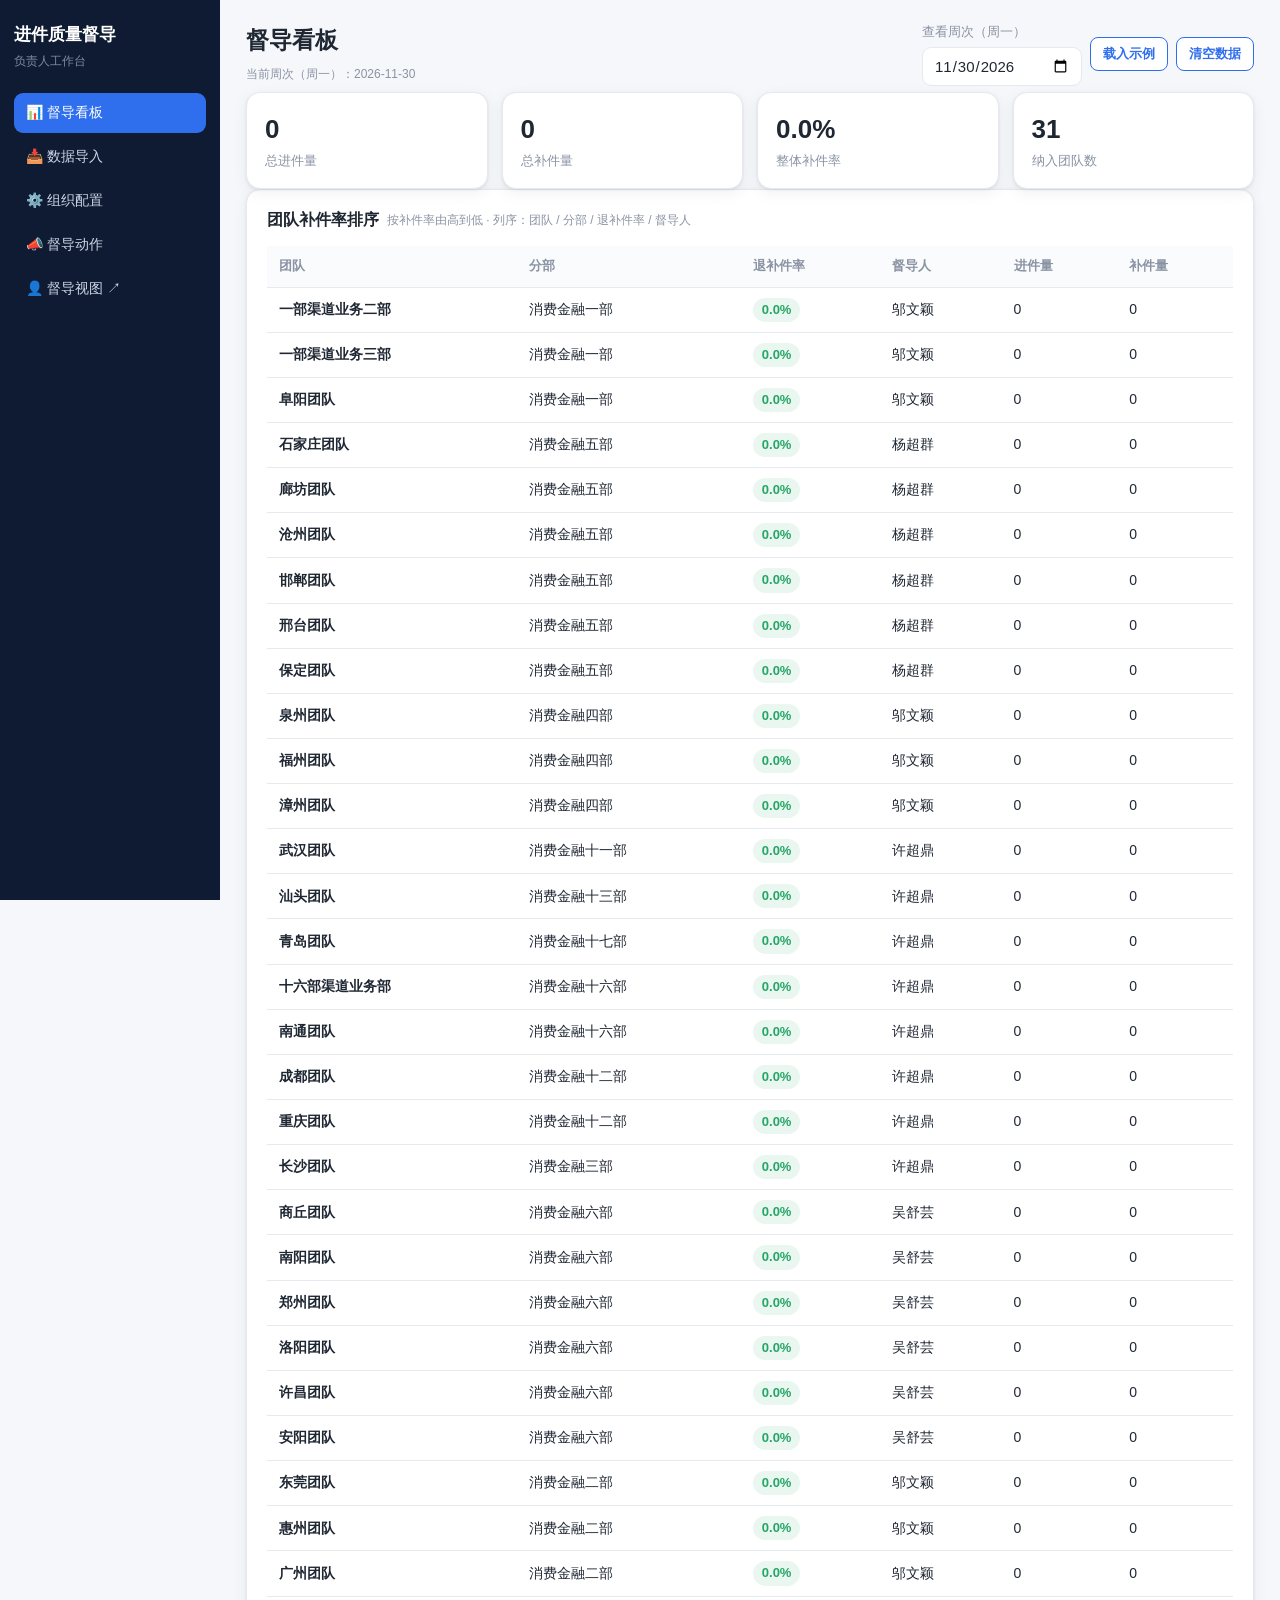
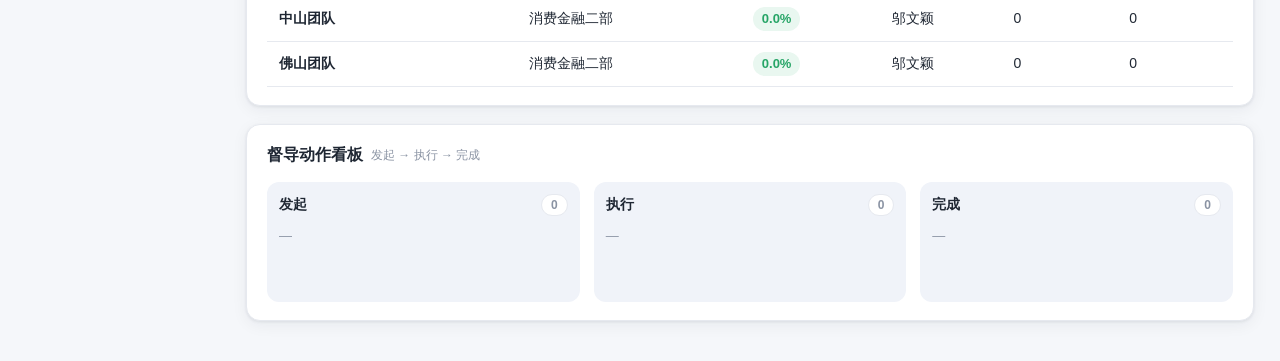
<file: index.html>
<!DOCTYPE html>
<html lang="zh-CN">
<head>
<meta charset="UTF-8">
<meta name="viewport" content="width=device-width,initial-scale=1,viewport-fit=cover">
<title>进件质量督导工作台 · 负责人</title>
<link rel="stylesheet" href="styles.css">
</head>
<body>
<div class="shell">
  <aside class="side">
    <h1>进件质量督导</h1>
    <div class="sub">负责人工作台</div>
    <button class="nav-btn active" data-page="board">📊 督导看板</button>
    <button class="nav-btn" data-page="import">📥 数据导入</button>
    <button class="nav-btn" data-page="config">⚙️ 组织配置</button>
    <button class="nav-btn" data-page="action">📣 督导动作</button>
    <button class="nav-btn" data-page="supervisor" onclick="location.href='supervisor.html'">👤 督导视图 ↗</button>
  </aside>

  <main class="main">
    <div class="row" style="justify-content:space-between;align-items:center;margin-bottom:6px">
      <div>
        <h2 style="margin:0" id="pageTitle">督导看板</h2>
        <div class="tip" id="weekHint"></div>
      </div>
      <div class="row" style="align-items:center;gap:8px">
        <div class="field" style="min-width:160px">
          <label>查看周次（周一）</label>
          <input type="date" id="weekPicker">
        </div>
        <button class="btn ghost sm" id="seedBtn">载入示例</button>
        <button class="btn ghost sm" id="resetBtn">清空数据</button>
      </div>
    </div>

    <!-- 看板 -->
    <section class="page active" id="page-board">
      <div class="kpis" id="kpis"></div>
      <div class="card">
        <h2>团队补件率排序 <span class="tag">按补件率由高到低 · 列序：团队 / 分部 / 退补件率 / 督导人</span></h2>
        <div style="overflow-x:auto">
          <table id="teamTable">
            <thead><tr><th>团队</th><th>分部</th><th>退补件率</th><th>督导人</th><th>进件量</th><th>补件量</th></tr></thead>
            <tbody></tbody>
          </table>
        </div>
      </div>
      <div class="card">
        <h2>督导动作看板 <span class="tag">发起 → 执行 → 完成</span></h2>
        <div class="kanban" id="kanban"></div>
      </div>
    </section>

    <!-- 导入 -->
    <section class="page" id="page-import">
      <div class="card">
        <h2>周进件/补件数据导入</h2>
        <div class="row">
          <div class="field" style="min-width:170px">
            <label>导入周次（周一）</label>
            <input type="date" id="importWeek">
          </div>
        </div>
        <div class="field" style="margin-top:12px">
          <label>CSV 文本（表头：branch,team,person,caseCount,supplementCount）</label>
          <textarea id="csvText" rows="9" placeholder="上海分部,上海一组,王伟,120,18&#10;上海分部,上海二组,赵敏,90,27&#10;北京分部,北京一组,,150,12"></textarea>
        </div>
        <div class="tip">说明：person 可留空（团队/分部级汇总行）；同名分部/团队自动匹配，不存在则自动创建；person 有值且团队内无此人会自动建档。</div>
        <div class="row" style="margin-top:12px">
          <button class="btn" id="importBtn">导入并汇总</button>
          <button class="btn ghost" id="loadSampleCsv">填入示例 CSV</button>
        </div>
        <div class="tip" id="importMsg"></div>
      </div>
    </section>

    <!-- 配置 -->
    <section class="page" id="page-config">
      <div class="card">
        <h2>组织与主数据配置</h2>
        <div class="tabs">
          <button class="tab active" data-tab="branch">分部</button>
          <button class="tab" data-tab="team">团队</button>
          <button class="tab" data-tab="employee">员工</button>
          <button class="tab" data-tab="supervisor">督导员工</button>
          <button class="tab" data-tab="rel">分部-督导关系</button>
          <button class="tab" data-tab="tpl">动作模板</button>
          <button class="tab" data-tab="batch">批量导入</button>
        </div>
        <div id="tab-branch" class="tabpane">
          <div class="row">
            <div class="field"><label>分部名称</label><input id="bName"></div>
            <div class="field" style="max-width:160px"><label>编码(可选)</label><input id="bCode"></div>
            <button class="btn" id="addBranch">添加</button>
          </div>
          <div id="branchList" style="margin-top:12px"></div>
        </div>
        <div id="tab-team" class="tabpane hidden">
          <div class="row">
            <div class="field"><label>团队名称</label><input id="tName"></div>
            <div class="field"><label>所属分部</label><select id="tBranch"></select></div>
            <button class="btn" id="addTeam">添加</button>
          </div>
          <div id="teamList" style="margin-top:12px"></div>
        </div>
        <div id="tab-employee" class="tabpane hidden">
          <div class="row">
            <div class="field"><label>员工姓名</label><input id="eName"></div>
            <div class="field"><label>所属团队</label><select id="eTeam"></select></div>
            <button class="btn" id="addEmp">添加</button>
          </div>
          <div id="empList" style="margin-top:12px"></div>
        </div>
        <div id="tab-supervisor" class="tabpane hidden">
          <div class="row">
            <div class="field"><label>督导姓名</label><input id="sName"></div>
            <button class="btn" id="addSup">添加</button>
          </div>
          <div id="supList" style="margin-top:12px"></div>
        </div>
        <div id="tab-rel" class="tabpane hidden">
          <div class="row">
            <div class="field"><label>分部</label><select id="relBranch"></select></div>
            <div class="field"><label>督导员工</label><select id="relSup"></select></div>
            <button class="btn" id="addRel">建立关系</button>
          </div>
          <div id="relList" style="margin-top:12px"></div>
        </div>
        <div id="tab-tpl" class="tabpane hidden">
          <div class="row">
            <div class="field"><label>模板名称</label><input id="tplName"></div>
            <div class="field" style="max-width:160px"><label>适用层级</label>
              <select id="tplLevel"><option value="branch">分部</option><option value="team">团队</option><option value="person">个人</option></select>
            </div>
          </div>
          <div class="field" style="margin-top:10px"><label>默认内容</label><input id="tplContent"></div>
          <button class="btn" id="addTpl" style="margin-top:10px">添加模板</button>
          <div id="tplList" style="margin-top:12px"></div>
        </div>
        <div id="tab-batch" class="tabpane hidden">
          <h3 style="margin-top:0">通过 Excel / CSV 导入组织架构</h3>
          <div class="tip">表头需含：<b>分部</b>、<b>团队</b>、<b>负责督导人</b>。每一行代表一个团队，系统自动创建分部 / 团队 / 督导员工，并建立「分部-督导」关系。督导人单元格可用 <code>、 , /</code> 分隔多人。</div>
          <div class="row" style="align-items:center;gap:10px;margin-top:10px">
            <input type="file" id="orgFile" accept=".xlsx,.xls,.csv" style="width:auto">
            <button class="btn" id="importOrgBtn">导入组织架构</button>
          </div>
          <label style="margin-top:10px;display:flex;align-items:center;gap:8px;font-size:14px;color:#1f2733;cursor:pointer">
            <input type="checkbox" id="clearOrgChk" checked style="width:auto">
            导入前清空现有组织（将删除当前 <b>分部 / 团队 / 员工 / 督导 / 周数据 / 督导动作</b>，仅保留动作模板）
          </label>
          <div class="tip" id="orgImportMsg"></div>
          <div id="orgSummary" style="margin-top:14px"></div>
        </div>
      </div>
    </section>

    <!-- 督导动作 -->
    <section class="page" id="page-action">
      <div class="card">
        <h2>发起督导动作</h2>
        <div class="row">
          <div class="field" style="max-width:150px"><label>目标层级</label>
            <select id="aLevel"><option value="branch">分部</option><option value="team" selected>团队</option><option value="person">个人</option></select>
          </div>
          <div class="field"><label>目标对象</label><select id="aTarget"></select></div>
          <div class="field" style="max-width:170px"><label>使用模板(可选)</label><select id="aTpl"></select></div>
        </div>
        <div class="row" style="margin-top:10px">
          <div class="field"><label>动作内容</label><input id="aContent" placeholder="描述本次督导动作要求"></div>
          <div class="field" style="max-width:180px"><label>责任人</label><input id="aResp" placeholder="如：陈督导"></div>
        </div>
        <div class="row" style="margin-top:10px">
          <div class="field" style="max-width:170px"><label>发起方</label><select id="aLauncher"></select></div>
          <div class="field" style="max-width:170px"><label>周次</label><input type="date" id="aWeek"></div>
          <button class="btn" id="addAction">发起动作</button>
        </div>
        <div class="tip" id="actionMsg"></div>
      </div>
      <div class="card">
        <h2>当周督导动作 <span class="tag" id="actionWeekTag"></span></h2>
        <div id="actionList"></div>
      </div>
    </section>
  </main>
</div>
<div class="toast" id="toast"></div>
<script src="local-server.js"></script>
<script src="app.js"></script>
</body>
</html>
</file>
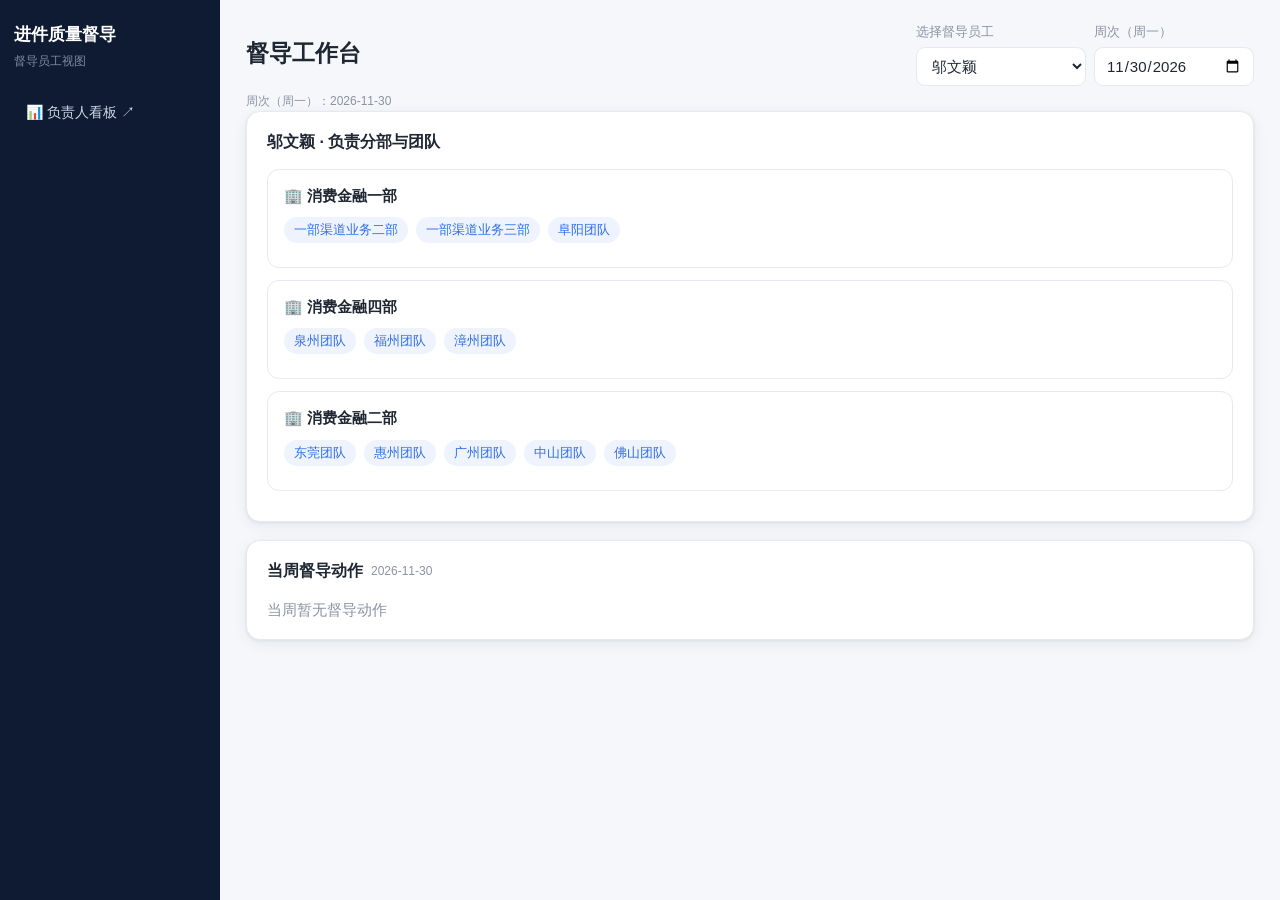
<file: supervisor.html>
<!DOCTYPE html>
<html lang="zh-CN">
<head>
<meta charset="UTF-8">
<meta name="viewport" content="width=device-width,initial-scale=1,viewport-fit=cover">
<title>进件质量督导工作台 · 督导视图</title>
<link rel="stylesheet" href="styles.css">
</head>
<body>
<div class="shell">
  <aside class="side">
    <h1>进件质量督导</h1>
    <div class="sub">督导员工视图</div>
    <button class="nav-btn" onclick="location.href='index.html'">📊 负责人看板 ↗</button>
  </aside>
  <main class="main">
    <div class="row" style="justify-content:space-between;align-items:center;margin-bottom:6px">
      <h2 style="margin:0">督导工作台</h2>
      <div class="row" style="align-items:center;gap:8px">
        <div class="field" style="min-width:170px"><label>选择督导员工</label><select id="supSel"></select></div>
        <div class="field" style="min-width:160px"><label>周次（周一）</label><input type="date" id="weekPicker"></div>
      </div>
    </div>
    <div class="tip" id="hint"></div>

    <section class="page active">
      <div class="card">
        <h2 id="supTitle">负责分部与团队</h2>
        <div id="tree"></div>
      </div>
      <div class="card">
        <h2>当周督导动作 <span class="tag" id="actWeek"></span></h2>
        <div id="actList"></div>
      </div>
    </section>
  </main>
</div>
<div class="toast" id="toast"></div>
<script src="local-server.js"></script>
<script src="supervisor.js"></script>
</body>
</html>
</file>
<file: styles.css>
:root{
  --bg:#f5f7fa; --card:#ffffff; --line:#e6e9ef; --text:#1f2733; --muted:#8a93a3;
  --primary:#2f6fed; --primary-d:#1f56c4; --danger:#e23b3b; --warn:#f0a020; --ok:#27a567;
  --shadow:0 1px 3px rgba(20,30,50,.08),0 4px 16px rgba(20,30,50,.06);
  --radius:14px;
}
*{box-sizing:border-box}
body{margin:0;font-family:-apple-system,BlinkMacSystemFont,"Segoe UI",Roboto,"PingFang SC","Microsoft YaHei",sans-serif;
  background:var(--bg);color:var(--text);font-size:15px;line-height:1.55;-webkit-text-size-adjust:100%}
a{color:var(--primary);text-decoration:none}
button{font-family:inherit;cursor:pointer}
input,select,textarea{font-family:inherit;font-size:15px;padding:9px 11px;border:1px solid var(--line);border-radius:9px;background:#fff;color:var(--text);width:100%}
input:focus,select:focus,textarea:focus{outline:none;border-color:var(--primary);box-shadow:0 0 0 3px rgba(47,111,237,.12)}
label{font-size:13px;color:var(--muted);display:block;margin-bottom:5px}

/* 布局 */
.shell{display:flex;min-height:100vh}
.side{width:220px;flex:0 0 220px;background:#0f1b33;color:#cdd6e6;padding:22px 14px;position:sticky;top:0;height:100vh;overflow:auto}
.side h1{font-size:17px;color:#fff;margin:0 0 4px}
.side .sub{font-size:12px;color:#7e8aa3;margin-bottom:22px}
.nav-btn{display:block;width:100%;text-align:left;background:transparent;border:none;color:#cdd6e6;padding:11px 12px;border-radius:9px;margin-bottom:4px;font-size:14px}
.nav-btn:hover{background:rgba(255,255,255,.06)}
.nav-btn.active{background:var(--primary);color:#fff}
.main{flex:1;padding:22px 26px;max-width:1180px;margin:0 auto;width:100%}
.page{display:none}
.page.active{display:block}
.card{background:var(--card);border:1px solid var(--line);border-radius:var(--radius);box-shadow:var(--shadow);padding:18px 20px;margin-bottom:18px}
.card h2{margin:0 0 14px;font-size:16px;display:flex;align-items:center;gap:8px}
.card h2 .tag{font-size:12px;font-weight:400;color:var(--muted)}

/* 概览 */
.kpis{display:grid;grid-template-columns:repeat(4,1fr);gap:14px}
.kpi{background:var(--card);border:1px solid var(--line);border-radius:var(--radius);padding:16px 18px;box-shadow:var(--shadow)}
.kpi .v{font-size:26px;font-weight:700}
.kpi .l{font-size:13px;color:var(--muted);margin-top:2px}
.kpi .v.danger{color:var(--danger)}

/* 表格 */
table{width:100%;border-collapse:collapse;font-size:14px}
th,td{padding:10px 12px;text-align:left;border-bottom:1px solid var(--line)}
th{font-weight:600;color:var(--muted);background:#fafbfd;font-size:13px}
tbody tr:hover{background:#f7f9fc}
.rate-pill{display:inline-block;padding:2px 9px;border-radius:999px;font-size:13px;font-weight:600}
.rate-high{background:#fdecec;color:var(--danger)}
.rate-mid{background:#fdf3e0;color:var(--warn)}
.rate-low{background:#e9f7f0;color:var(--ok)}

/* 按钮 */
.btn{display:inline-flex;align-items:center;justify-content:center;gap:6px;background:var(--primary);color:#fff;border:none;padding:10px 16px;border-radius:10px;font-size:14px;font-weight:600;min-height:44px}
.btn:hover{background:var(--primary-d)}
.btn.ghost{background:#fff;color:var(--primary);border:1px solid var(--primary)}
.btn.ghost:hover{background:#eef3fe}
.btn.sm{min-height:34px;padding:6px 12px;font-size:13px;border-radius:8px}
.btn.danger{background:var(--danger)}
.btn.warn{background:var(--warn)}
.btn.ok{background:var(--ok)}
.row{display:flex;gap:12px;flex-wrap:wrap;align-items:flex-end}
.field{flex:1;min-width:150px}
.muted{color:var(--muted)}
.tip{font-size:12px;color:var(--muted);margin-top:6px}
.tabs{display:flex;gap:6px;border-bottom:1px solid var(--line);margin-bottom:14px;flex-wrap:wrap}
.tab{padding:9px 14px;border:none;background:none;color:var(--muted);font-size:14px;border-bottom:2px solid transparent}
.tab.active{color:var(--primary);border-bottom-color:var(--primary);font-weight:600}
.hidden{display:none!important}

/* 看板 */
.kanban{display:grid;grid-template-columns:repeat(3,1fr);gap:14px}
.kcol{background:#f0f3f9;border-radius:12px;padding:12px;min-height:120px}
.kcol h3{margin:0 0 10px;font-size:14px;display:flex;justify-content:space-between}
.kcol .cnt{background:#fff;border:1px solid var(--line);border-radius:999px;padding:1px 9px;font-size:12px;color:var(--muted)}
.kcard{background:#fff;border:1px solid var(--line);border-radius:10px;padding:11px 12px;margin-bottom:10px;box-shadow:0 1px 2px rgba(20,30,50,.05)}
.kcard .tt{font-weight:600;font-size:14px;margin-bottom:4px}
.kcard .meta{font-size:12px;color:var(--muted);margin-bottom:8px}
.kcard .acts{display:flex;gap:6px;flex-wrap:wrap}
.status-badge{display:inline-block;padding:1px 8px;border-radius:999px;font-size:12px}
.st-发起{background:#e8effd;color:var(--primary)}
.st-执行{background:#fdf3e0;color:var(--warn)}
.st-完成{background:#e9f7f0;color:var(--ok)}

/* 督导视图树 */
.tree-branch{background:#fff;border:1px solid var(--line);border-radius:12px;padding:14px 16px;margin-bottom:12px}
.tree-branch .bh{font-weight:700;font-size:15px;display:flex;justify-content:space-between;align-items:center}
.tree-branch .teams{display:flex;gap:8px;flex-wrap:wrap;margin:10px 0}
.chip{background:#eef3fe;color:var(--primary);padding:3px 10px;border-radius:999px;font-size:13px}
.act-item{border-left:3px solid var(--primary);background:#fafbff;padding:9px 12px;border-radius:8px;margin-bottom:8px}
.act-item .a-top{display:flex;justify-content:space-between;font-size:13px}
.act-item .a-content{font-size:13px;margin-top:3px;color:#334}
.toast{position:fixed;bottom:24px;left:50%;transform:translateX(-50%);background:#1f2733;color:#fff;padding:11px 18px;border-radius:10px;font-size:14px;opacity:0;transition:.25s;pointer-events:none;z-index:99}
.toast.show{opacity:1}
@media(max-width:880px){
  .shell{flex-direction:column}
  .side{width:100%;height:auto;position:static;display:flex;flex-wrap:wrap;gap:6px;align-items:center;padding:12px}
  .side h1{width:100%;margin-bottom:2px}.side .sub{display:none}
  .nav-btn{width:auto;margin:0}
  .main{padding:16px}
  .kpis{grid-template-columns:repeat(2,1fr)}
  .kanban{grid-template-columns:1fr}
  .row .field{min-width:120px}
}
</file>
